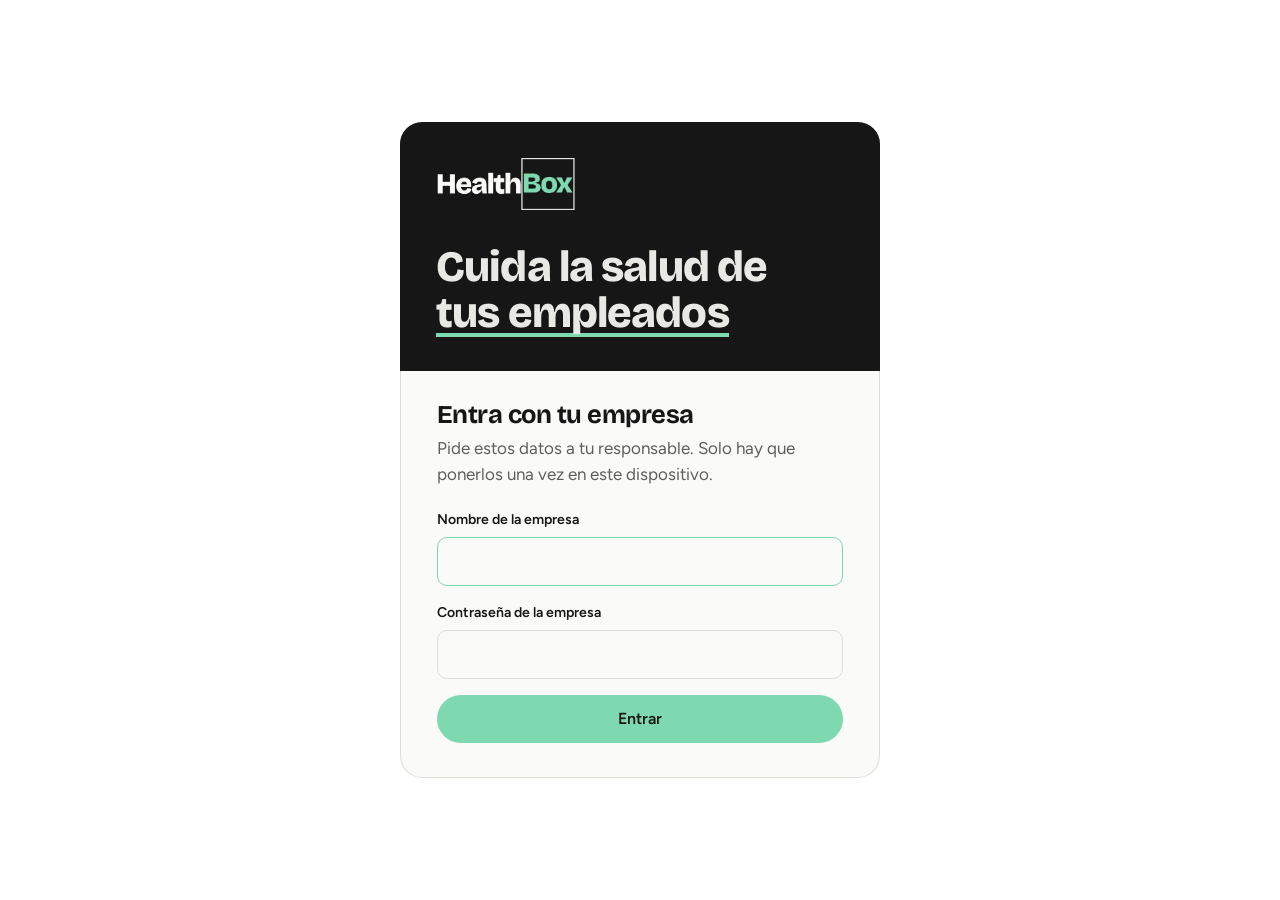
<file: index.html>
<!doctype html>
<html lang="es">
<head>
  <meta charset="utf-8">
  <meta name="viewport" content="width=device-width, initial-scale=1, viewport-fit=cover">
  <title>HealthBox</title>
  <meta name="description" content="Pausas activas de 5 minutos con estiramientos guiados en tu empresa.">
  <meta name="theme-color" content="#FAFAF8">
  <link rel="manifest" href="manifest.webmanifest">
  <link rel="icon" href="favicon.ico" sizes="48x48">
  <link rel="icon" type="image/png" sizes="32x32" href="icons/favicon-32.png">
  <link rel="icon" type="image/png" sizes="16x16" href="icons/favicon-16.png">
  <link rel="apple-touch-icon" href="icons/apple-touch-icon.png">
  <meta name="apple-mobile-web-app-capable" content="yes">
  <meta name="mobile-web-app-capable" content="yes">
  <meta name="apple-mobile-web-app-status-bar-style" content="default">
  <meta name="apple-mobile-web-app-title" content="HealthBox">
  <link rel="preconnect" href="https://fonts.googleapis.com">
  <link rel="preconnect" href="https://fonts.gstatic.com" crossorigin>
  <link rel="stylesheet" href="https://fonts.googleapis.com/css2?family=Bricolage+Grotesque:opsz,wght@12..96,500;12..96,700;12..96,800&family=Figtree:wght@400;500;600&family=JetBrains+Mono:wght@500&display=swap">
  <link rel="stylesheet" href="css/styles.css">
</head>
<body>
  <div id="demo-banner" class="demo-banner" hidden>
    Modo demostración: los datos se guardan solo en este navegador. Empresa <b>Demo</b>, usuario <b>ana</b>, contraseñas <b>demo123</b>.
  </div>

  <!-- 1. Acceso de empresa -->
  <section id="screen-company" class="gate" hidden>
    <header class="gate-hero dark">
      <div class="inner">
        <img class="brand-logo" src="images/letra_clara.png" width="1650" height="612" alt="HealthBox">
        <h1>Cuida la salud de <em class="mark">tus empleados</em></h1>
      </div>
    </header>
    <div class="gate-body">
      <h2>Entra con tu empresa</h2>
      <p class="lead">Pide estos datos a tu responsable. Solo hay que ponerlos una vez en este dispositivo.</p>
      <form id="form-company" novalidate>
        <p class="form-error" role="alert" hidden></p>
        <label class="field"><span>Nombre de la empresa</span>
          <input class="input" name="name" autocomplete="organization" autocapitalize="words" required>
        </label>
        <label class="field"><span>Contraseña de la empresa</span>
          <input class="input" name="password" type="password" autocomplete="current-password" required>
        </label>
        <button class="btn block" type="submit">Entrar</button>
      </form>
    </div>
  </section>

  <!-- 2. Acceso de usuario -->
  <section id="screen-user" class="gate" hidden>
    <header class="gate-hero dark">
      <div class="inner">
        <div class="brand-pair">
          <img class="brand-logo" src="images/letra_clara.png" width="1650" height="612" alt="HealthBox">
          <span class="co-logo" id="user-company-logo" hidden><img alt=""></span>
          <span class="co-name" id="user-company-name" hidden></span>
        </div>
        <p class="eyebrow">Pausas activas</p>
        <h1>Relájate y disfruta <em class="mark">esta pausa</em>.</h1>
      </div>
    </header>
    <div class="gate-body">
      <h2>¿Quién eres?</h2>
      <p class="lead">Entra con tu usuario para empezar tu pausa.</p>
      <form id="form-user" novalidate>
        <p class="form-error" role="alert" hidden></p>
        <label class="field"><span>Usuario</span>
          <input class="input" name="username" autocomplete="username" autocapitalize="none" spellcheck="false" required>
        </label>
        <label class="field"><span>Contraseña</span>
          <input class="input" name="password" type="password" autocomplete="current-password" required>
        </label>
        <button class="btn block" type="submit">Empezar</button>
      </form>
      <div class="gate-foot">
        <button class="linkbtn" type="button" id="btn-change-company">Cambiar de empresa</button>
      </div>
    </div>
  </section>

  <!-- 3. Lista de vídeos -->
  <section id="screen-home" hidden>
    <header class="topbar">
      <img class="brand-logo" src="images/letra_oscura.png" width="1652" height="613" alt="HealthBox">
      <div class="who-wrap">
        <div class="who"><strong id="home-user"></strong><span id="home-company"></span></div>
        <span class="co-logo small" id="home-company-logo" hidden><img alt=""></span>
      </div>
    </header>
    <main class="wrap">
      <div class="hello">
        <h1 id="home-hello"></h1>
        <p class="progress-line">Elige un vídeo para empezar.</p>
      </div>
      <div class="chips" id="chips" role="group" aria-label="Filtrar por tipo de ejercicio"></div>
      <ul class="videos" id="video-list" aria-live="polite"></ul>
      <div id="install-tip" class="install-tip" hidden></div>
      <div class="gate-foot">
        <button class="linkbtn" type="button" id="btn-logout">Cerrar sesión</button>
      </div>
    </main>
  </section>

  <!-- 4. Reproductor -->
  <section id="player" class="player" hidden role="dialog" aria-modal="true" aria-labelledby="player-title">
    <div class="player-bar">
      <button class="linkbtn" type="button" id="btn-close-player">
        <svg width="20" height="20" viewBox="0 0 24 24" aria-hidden="true"><path d="M15 5l-7 7 7 7" fill="none" stroke="currentColor" stroke-width="2.5" stroke-linecap="round" stroke-linejoin="round"/></svg>
        Volver a la lista
      </button>
    </div>
    <div class="stage" id="stage"></div>
    <div class="player-info">
      <h2 id="player-title"></h2>
      <p id="player-desc"></p>
      <div class="watch-meter">
        <span id="watch-text">Míralo hasta el final para que cuente.</span>
        <div class="progress-bar" aria-hidden="true"><i id="watch-bar" style="width:0"></i></div>
      </div>
      <div id="done-card" class="done-card" hidden>
        <svg viewBox="0 0 44 44" aria-hidden="true"><circle cx="22" cy="22" r="22" fill="currentColor"/><path d="M13 22.5l6 6 12-13" fill="none" stroke="#161616" stroke-width="4" stroke-linecap="round" stroke-linejoin="round"/></svg>
        <div><strong>Vídeo completado</strong><span id="done-text">Queda registrado.</span></div>
      </div>
    </div>
  </section>

  <script src="js/config.js"></script>
  <script src="js/common.js"></script>
  <script src="js/api.js"></script>
  <script src="js/app.js"></script>
</body>
</html>
</file>
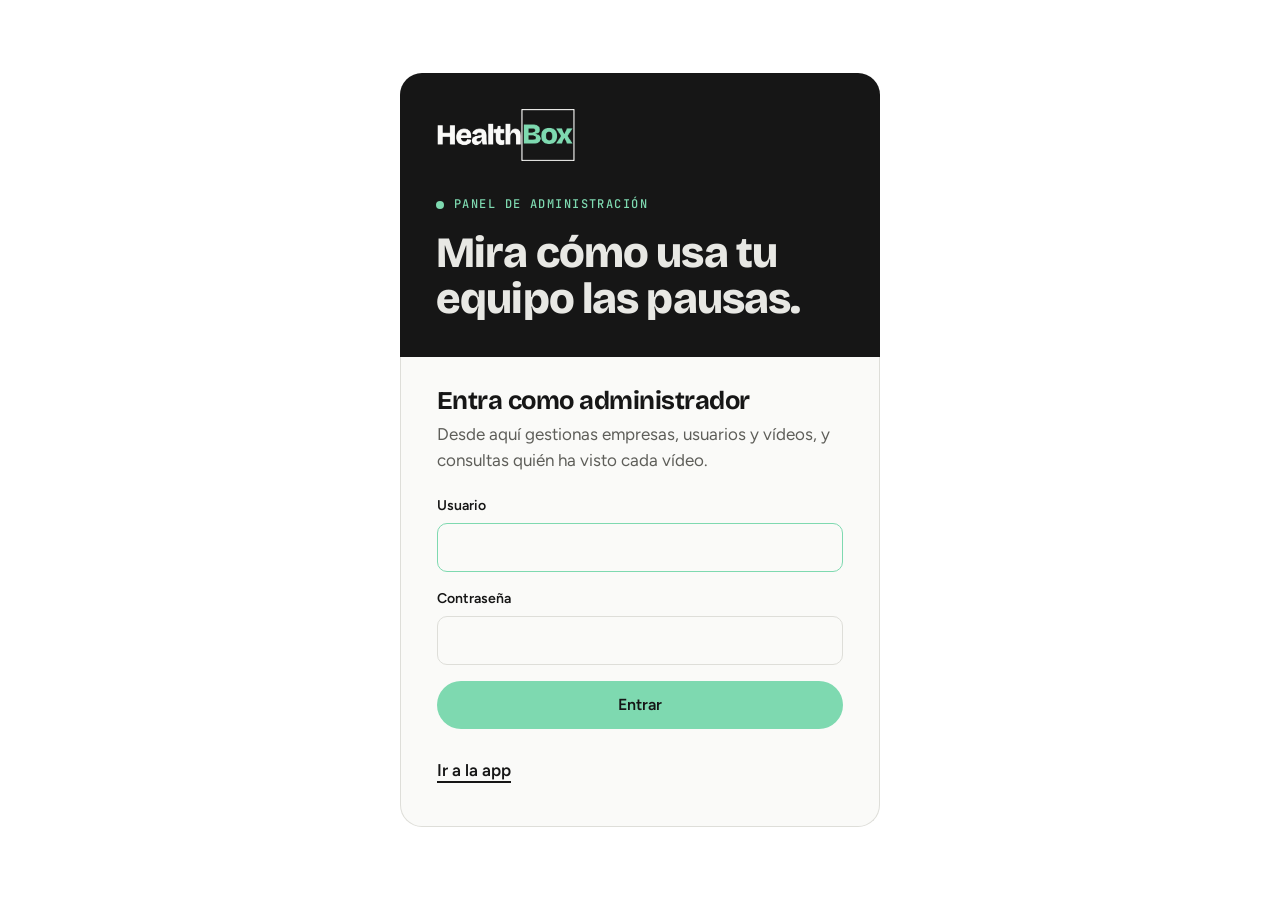
<file: admin.html>
<!doctype html>
<html lang="es">
<head>
  <meta charset="utf-8">
  <meta name="viewport" content="width=device-width, initial-scale=1, viewport-fit=cover">
  <title>HealthBox · Administración</title>
  <meta name="robots" content="noindex">
  <meta name="theme-color" content="#FAFAF8">
  <link rel="manifest" href="admin.webmanifest">
  <link rel="icon" href="favicon.ico" sizes="48x48">
  <link rel="icon" type="image/png" sizes="32x32" href="icons/favicon-32.png">
  <link rel="icon" type="image/png" sizes="16x16" href="icons/favicon-16.png">
  <link rel="apple-touch-icon" href="icons/admin-apple-touch-icon.png">
  <meta name="apple-mobile-web-app-title" content="HB admin">
  <link rel="preconnect" href="https://fonts.googleapis.com">
  <link rel="preconnect" href="https://fonts.gstatic.com" crossorigin>
  <link rel="stylesheet" href="https://fonts.googleapis.com/css2?family=Bricolage+Grotesque:opsz,wght@12..96,500;12..96,700;12..96,800&family=Figtree:wght@400;500;600&family=JetBrains+Mono:wght@500&display=swap">
  <link rel="stylesheet" href="css/styles.css">
</head>
<body class="admin">
  <div id="demo-banner" class="demo-banner" hidden>
    Modo demostración: los datos se guardan solo en este navegador. Administración: usuario <b>admin</b>, contraseña <b>admin123</b>.
  </div>

  <!-- Acceso -->
  <section id="screen-login" class="gate" hidden>
    <header class="gate-hero dark">
      <div class="inner">
        <img class="brand-logo" src="images/letra_clara.png" width="1650" height="612" alt="HealthBox">
        <p class="eyebrow">Panel de administración</p>
        <h1>Mira cómo usa tu equipo las pausas.</h1>
      </div>
    </header>
    <div class="gate-body">
      <h2>Entra como administrador</h2>
      <p class="lead">Desde aquí gestionas empresas, usuarios y vídeos, y consultas quién ha visto cada vídeo.</p>
      <form id="form-login" novalidate>
        <p class="form-error" role="alert" hidden></p>
        <label class="field"><span>Usuario</span>
          <input class="input" name="username" autocomplete="username" autocapitalize="none" spellcheck="false" required>
        </label>
        <label class="field"><span>Contraseña</span>
          <input class="input" name="password" type="password" autocomplete="current-password" required>
        </label>
        <button class="btn block" type="submit">Entrar</button>
      </form>
      <div class="gate-foot"><a class="linkbtn" href="./">Ir a la app</a></div>
    </div>
  </section>

  <!-- Panel -->
  <section id="screen-admin" hidden>
    <header class="topbar">
      <p class="logo-row"><img class="brand-logo" src="images/letra_oscura.png" width="1652" height="613" alt="HealthBox"><span class="tag">Administración</span></p>
      <button class="btn small quiet" type="button" id="btn-logout">Cerrar sesión</button>
    </header>
    <main class="admin-wrap">
      <div class="stats" id="stats"></div>
      <nav class="tabs" role="tablist">
        <button class="tab" role="tab" data-tab="views" aria-selected="true">Registro</button>
        <button class="tab" role="tab" data-tab="companies" aria-selected="false">Empresas y usuarios</button>
        <button class="tab" role="tab" data-tab="videos" aria-selected="false">Vídeos</button>
        <button class="tab" role="tab" data-tab="account" aria-selected="false">Mi cuenta</button>
      </nav>

      <!-- Registro -->
      <div id="tab-views" role="tabpanel">
        <div class="panel">
          <div class="filters">
            <label class="field"><span>Empresa</span><select class="input" id="f-company"></select></label>
            <label class="field"><span>Usuario</span><select class="input" id="f-user"></select></label>
            <label class="field"><span>Vídeo</span><select class="input" id="f-video"></select></label>
            <label class="field"><span>Desde</span><input class="input" type="date" id="f-from"></label>
            <label class="field"><span>Hasta</span><input class="input" type="date" id="f-to"></label>
          </div>
        </div>
        <div class="panel">
          <div class="panel-head">
            <h2 id="views-title">Visualizaciones completas</h2>
            <div class="row-actions">
              <button class="btn small quiet" type="button" id="btn-group" aria-pressed="false">Ver resumen por persona</button>
              <button class="btn small" type="button" id="btn-csv">Descargar Excel (CSV)</button>
            </div>
          </div>
          <div class="table-scroll" id="views-table"></div>
        </div>
      </div>

      <!-- Empresas y usuarios -->
      <div id="tab-companies" role="tabpanel" hidden>
        <div class="two-col">
          <div class="panel">
            <div class="panel-head"><h2>Empresas</h2><button class="btn small" type="button" id="btn-new-company">Nueva empresa</button></div>
            <ul class="list-select" id="company-list"></ul>
          </div>
          <div class="panel" id="company-detail"></div>
        </div>
      </div>

      <!-- Vídeos -->
      <div id="tab-videos" role="tabpanel" hidden>
        <div class="panel">
          <div class="panel-head"><h2>Vídeos</h2><button class="btn small" type="button" id="btn-new-video">Añadir vídeo</button></div>
          <p class="muted" style="margin-top:0">Se muestran a los empleados en este orden. Puedes usar enlaces de YouTube, de Vimeo o de archivos de vídeo (.mp4).</p>
          <div class="table-scroll" id="video-table"></div>
        </div>
      </div>

      <!-- Cuenta -->
      <div id="tab-account" role="tabpanel" hidden>
        <div class="panel" style="max-width:520px">
          <h2>Cambiar mi contraseña</h2>
          <form id="form-password" novalidate>
            <p class="form-error" role="alert" hidden></p>
            <label class="field"><span>Contraseña actual</span><input class="input" type="password" name="old" autocomplete="current-password"></label>
            <label class="field"><span>Contraseña nueva</span><input class="input" type="password" name="new" autocomplete="new-password" minlength="6"><small>Al menos 6 caracteres.</small></label>
            <button class="btn" type="submit">Cambiar contraseña</button>
          </form>
        </div>
      </div>
    </main>
  </section>

  <!-- Diálogos -->
  <dialog id="dlg-company">
    <form method="dialog" novalidate>
      <h2></h2>
      <p class="form-error" role="alert" hidden></p>
      <label class="field"><span>Nombre de la empresa</span><input class="input" name="name" required></label>
      <label class="field"><span>Contraseña de la empresa</span><input class="input" name="password" autocomplete="new-password"><small></small></label>
      <div class="field">
        <span>Logo de la empresa</span>
        <div class="logo-picker">
          <span class="co-logo" id="logo-preview" hidden><img alt="Vista previa del logo"></span>
          <p class="logo-empty muted" id="logo-empty">Sin logo</p>
          <div class="row-actions">
            <label class="btn small quiet" for="logo-file" id="logo-pick-label">Subir imagen</label>
            <input type="file" id="logo-file" accept="image/png,image/jpeg,image/webp,image/svg+xml" class="sr-only">
            <button type="button" class="btn small danger" id="logo-remove" hidden>Quitar logo</button>
          </div>
        </div>
        <small>PNG, JPG o SVG. Mejor con fondo transparente o blanco. Se ajusta de tamaño automáticamente.</small>
        <input type="hidden" name="logo">
      </div>
      <label class="check"><input type="checkbox" name="active" checked> Activa (sus usuarios pueden entrar)</label>
      <div class="dialog-actions">
        <button class="btn quiet" value="cancel" formnovalidate type="submit">Cancelar</button>
        <button class="btn" value="save" type="submit">Guardar</button>
      </div>
    </form>
  </dialog>

  <dialog id="dlg-user">
    <form method="dialog" novalidate>
      <h2></h2>
      <p class="form-error" role="alert" hidden></p>
      <label class="field"><span>Usuario</span><input class="input" name="username" autocapitalize="none" spellcheck="false" required><small>Con esto entra el empleado. No distingue mayúsculas.</small></label>
      <label class="field"><span>Nombre para mostrar</span><input class="input" name="display_name" placeholder="Opcional, p. ej. Ana López"></label>
      <label class="field"><span>Contraseña</span><input class="input" name="password" autocomplete="new-password"><small></small></label>
      <label class="check"><input type="checkbox" name="active" checked> Activo (puede entrar)</label>
      <div class="dialog-actions">
        <button class="btn quiet" value="cancel" formnovalidate type="submit">Cancelar</button>
        <button class="btn" value="save" type="submit">Guardar</button>
      </div>
    </form>
  </dialog>

  <dialog id="dlg-video">
    <form method="dialog" novalidate>
      <h2></h2>
      <p class="form-error" role="alert" hidden></p>
      <label class="field"><span>Título</span><input class="input" name="title" required></label>
      <label class="field"><span>Enlace del vídeo</span><input class="input" name="url" type="url" placeholder="https://www.youtube.com/watch?v=…" required>
        <small>Enlace de YouTube, de Vimeo o de un archivo .mp4. Valen vídeos ocultos o privados con enlace.</small></label>
      <label class="field"><span>Tipo de ejercicio</span><input class="input" name="category" list="cat-options" placeholder="p. ej. Estiramientos"></label>
      <datalist id="cat-options"></datalist>
      <label class="field"><span>Descripción</span><textarea class="input" name="description" placeholder="Opcional"></textarea></label>
      <label class="field"><span>Orden</span><input class="input" name="sort_order" type="number" step="1" value="100"><small>Los números más bajos salen primero.</small></label>
      <label class="check"><input type="checkbox" name="active" checked> Visible para los empleados</label>
      <div class="dialog-actions">
        <button class="btn quiet" value="cancel" formnovalidate type="submit">Cancelar</button>
        <button class="btn" value="save" type="submit">Guardar</button>
      </div>
    </form>
  </dialog>

  <script src="js/config.js"></script>
  <script src="js/common.js"></script>
  <script src="js/api.js"></script>
  <script src="js/admin.js"></script>
</body>
</html>
</file>
<file: css/styles.css>
/* HealthBox · app y panel
   Misma paleta que la web (healthbox): base clara piedra con texto Noche,
   Noche/Medianoche solo en momentos puntuales (.dark) y Menta (--ambar) en pequeñas dosis. */
:root {
  --noche: #161616;            /* casi negro */
  --medianoche: #242422;       /* superficie sobre oscuro */
  --bruma: #A8A8A2;            /* gris medio para leerse sobre negro */
  --claro: #E8E8E4;            /* gris piedra */
  --ambar: #7ED9B0;            /* Menta (se mantiene el nombre, igual que en la web) */

  --bg: #FAFAF8;
  --surface: var(--claro);
  --fg: var(--noche);
  --muted: #5E5E59;
  --line: #DEDED9;
  --surface-hover: #DEDED9;
  --card: var(--bg);           /* tarjetas del panel sobre fondo piedra */
  --turf: var(--ambar);
  --turf-ink: var(--noche);
  --turf-soft: #DCF4E9;        /* menta muy rebajada */
  --shadow: 22, 22, 22;
  --danger: #b4232f;
  --danger-soft: #fde8ea;

  --display: "Bricolage Grotesque", "Segoe UI", system-ui, sans-serif;
  --body: "Figtree", "Segoe UI", system-ui, sans-serif;
  --mono: "JetBrains Mono", ui-monospace, "SFMono-Regular", Menlo, monospace;
  --radius-lg: 22px;
  --radius: 14px;
  --radius-sm: 10px;
  color-scheme: light;
}
.dark {
  --bg: var(--noche); --surface: var(--medianoche); --fg: var(--claro); --muted: var(--bruma); --line: #34342F;
  --turf-soft: #1E3A2E;
  color-scheme: dark; background: var(--bg); color: var(--fg);
}

* { box-sizing: border-box; }
html { -webkit-text-size-adjust: 100%; }
body {
  margin: 0; background: var(--bg); color: var(--fg);
  font-family: var(--body); font-size: 17px; line-height: 1.55;
  min-height: 100dvh; -webkit-font-smoothing: antialiased;
}
button, input, select, textarea { font: inherit; color: inherit; }
a { color: inherit; }
[hidden] { display: none !important; }
:focus-visible { outline: 3px solid var(--turf); outline-offset: 3px; border-radius: 6px; }
h1, h2, h3 { font-family: var(--display); line-height: 1.08; letter-spacing: -0.02em; text-wrap: balance; }

/* ---------- Marca ---------- */
.logo {
  display: inline-flex; align-items: center; margin: 0;
  font-family: var(--display); font-weight: 700; font-size: 1.15rem; letter-spacing: -0.01em; white-space: nowrap;
}
.logo::before { content: ""; width: 10px; height: 10px; border-radius: 50%; background: var(--ambar); margin-right: 9px; flex: none; }
/* Logos: letra_clara.png sobre fondos oscuros, letra_oscura.png sobre fondos claros (los mismos de la web). */
.brand-logo { display: block; height: 34px; width: auto; max-width: 100%; }
.gate-hero .brand-logo { height: 52px; margin-bottom: 18px; justify-self: start; }
.logo-row { display: flex; align-items: center; gap: 12px; margin: 0; }
.logo-row .tag { font-weight: 500; font-size: 0.9rem; color: var(--muted); white-space: nowrap; }
.logo .tag { font-family: var(--body); font-weight: 500; font-size: 0.9rem; color: var(--muted); margin-left: 10px; letter-spacing: 0; }
.eyebrow {
  font-family: var(--mono); font-size: 0.75rem; text-transform: uppercase; letter-spacing: 0.12em;
  color: var(--muted); font-weight: 500; margin: 0;
  display: inline-flex; align-items: center; gap: 10px;
}
.eyebrow::before { content: ""; width: 8px; height: 8px; border-radius: 50%; background: var(--ambar); flex: none; }
.dark .eyebrow { color: var(--ambar); }
em.mark { font-style: normal; background: linear-gradient(transparent 88%, var(--ambar) 88%, var(--ambar) 96%, transparent 96%); }

/* ---------- Pantallas de acceso ---------- */
.gate { min-height: 100dvh; display: flex; flex-direction: column; }
.gate-hero {
  padding: max(22px, env(safe-area-inset-top)) 20px 36px;
  display: grid; gap: 18px;
}
.gate-hero .inner { width: 100%; max-width: 460px; margin: 0 auto; display: grid; gap: 16px; }
.gate-hero .logo { margin-bottom: 18px; }
.gate-hero h1 { margin: 0; font-size: clamp(2rem, 9vw, 2.7rem); font-weight: 800; overflow-wrap: anywhere; }
/* Acceso de usuario: logo de HealthBox a la izquierda y el de la empresa (o su nombre) a la derecha. */
.brand-pair { display: flex; align-items: center; justify-content: space-between; gap: 16px; margin-bottom: 18px; min-width: 0; }
.gate-hero .brand-pair .brand-logo { margin-bottom: 0; flex: 0 1 auto; min-width: 0; }
.brand-pair .co-logo { flex: none; padding: 7px 10px; border-radius: 10px; }
.brand-pair .co-logo img { max-height: 40px; max-width: 120px; }
.co-name {
  font-family: var(--display); font-weight: 700; font-size: 1.15rem; line-height: 1.15; letter-spacing: -0.01em;
  text-align: right; color: var(--fg); max-width: 45%; overflow-wrap: anywhere;
}
.gate-body {
  flex: 1; width: 100%; max-width: 460px; margin: 0 auto;
  padding: 30px 20px max(28px, env(safe-area-inset-bottom));
}
.gate-body h2 { font-size: 1.6rem; font-weight: 700; margin: 0 0 6px; }
.gate-body .lead { color: var(--muted); margin: 0 0 22px; }

/* Escritorio: las pantallas de acceso (empresa, usuario y administración) van en una tarjeta
   centrada sobre fondo blanco. En móvil se mantienen a pantalla completa. */
@media (min-width: 760px) {
  .gate {
    display: grid; grid-template-columns: min(480px, 100%);
    justify-content: center; align-content: center;
    padding: 48px 24px; background: #fff;
    filter: drop-shadow(0 24px 48px rgba(var(--shadow), .14));
  }
  .gate-hero { padding: 36px 36px 34px; border-radius: 22px 22px 0 0; }
  .gate-hero .inner { max-width: none; }
  .gate-body {
    flex: none; max-width: none; margin: 0; padding: 30px 36px 34px;
    background: var(--bg); border: 1px solid var(--line); border-top: 0; border-radius: 0 0 22px 22px;
  }
  body .demo-banner + .gate .gate-hero { padding-top: 36px; }
}

/* ---------- Formularios ---------- */
.field { display: grid; gap: 6px; margin-bottom: 16px; }
.field > span { font-weight: 600; font-size: 0.88rem; }
.field small { color: var(--muted); font-size: 0.82rem; }
.input, select.input, textarea.input {
  width: 100%; min-height: 48px; padding: 11px 12px;
  border: 1.5px solid var(--line); border-radius: var(--radius-sm);
  background: var(--bg); font-size: 1rem;
}
textarea.input { min-height: 90px; resize: vertical; }
.input:focus { outline: none; border-color: var(--turf); }
.check { display: flex; align-items: center; gap: 10px; font-weight: 600; font-size: 0.95rem; margin-bottom: 16px; }
.check input { width: 20px; height: 20px; accent-color: var(--ambar); }
.form-error {
  background: var(--danger-soft); color: var(--danger); border-radius: var(--radius-sm);
  padding: 11px 14px; font-size: 0.95rem; font-weight: 600; margin: 0 0 16px;
}

/* ---------- Botones ---------- */
.btn {
  display: inline-flex; align-items: center; justify-content: center; gap: 8px;
  min-height: 48px; padding: 12px 22px;
  background: var(--turf); color: var(--turf-ink); text-decoration: none;
  font-family: var(--body); font-weight: 600; font-size: 1rem;
  border: 0; border-radius: 999px; cursor: pointer;
  transition: transform .15s ease, filter .15s ease;
}
.btn:hover { filter: brightness(1.08); transform: translateY(-1px); }
.btn:active { transform: translateY(0); }
.btn[disabled] { opacity: .6; cursor: progress; transform: none; }
.btn.block { width: 100%; }
.btn.small { min-height: 38px; padding: 8px 16px; font-size: 0.92rem; }
.btn.quiet { background: transparent; color: var(--fg); box-shadow: inset 0 0 0 1.5px var(--line); }
.btn.quiet:hover { filter: none; box-shadow: inset 0 0 0 1.5px var(--fg); }
.btn.danger { background: transparent; color: var(--danger); box-shadow: inset 0 0 0 1.5px currentColor; }
.btn.danger:hover { filter: none; background: var(--danger-soft); }
.linkbtn {
  background: none; border: 0; padding: 8px 0; color: var(--fg); font-weight: 600; cursor: pointer;
  text-decoration: underline; text-underline-offset: 5px; text-decoration-thickness: 1.5px;
}
.linkbtn:hover { text-decoration-color: var(--ambar); }
.gate-foot { margin-top: 20px; display: flex; justify-content: space-between; flex-wrap: wrap; gap: 8px; }

/* ---------- Aviso modo demo ---------- */
.demo-banner {
  background: var(--turf-soft); color: var(--noche); font-size: 0.88rem; padding: 8px 16px; text-align: center;
  padding-top: max(8px, env(safe-area-inset-top));
}
.demo-banner + .gate .gate-hero { padding-top: 22px; }

/* ---------- App: cabecera ---------- */
.topbar {
  position: sticky; top: 0; z-index: 5;
  display: flex; align-items: center; justify-content: space-between; gap: 12px;
  padding: max(14px, env(safe-area-inset-top)) 20px 14px;
  background: color-mix(in srgb, var(--bg) 88%, transparent);
  backdrop-filter: blur(10px); -webkit-backdrop-filter: blur(10px);
  border-bottom: 1px solid var(--line);
}
.who-wrap { display: flex; align-items: center; gap: 12px; min-width: 0; }
/* Logo de la empresa cliente: siempre sobre blanco, que es para lo que suelen estar diseñados. */
.co-logo {
  display: inline-flex; align-items: center; justify-content: center; justify-self: start;
  background: #fff; border-radius: 12px; padding: 10px 14px; box-shadow: inset 0 0 0 1px var(--line);
}
.co-logo img { display: block; max-height: 56px; max-width: 200px; width: auto; height: auto; object-fit: contain; }
.co-logo.small { padding: 5px 8px; border-radius: 9px; flex: none; }
.co-logo.small img { max-height: 30px; max-width: 96px; }
.dark .co-logo { box-shadow: none; }
.topbar .who { text-align: right; font-size: 0.82rem; color: var(--muted); line-height: 1.3; min-width: 0; }
.topbar .who strong { color: var(--fg); display: block; font-size: 0.95rem; overflow: hidden; text-overflow: ellipsis; white-space: nowrap; }

.wrap { max-width: 640px; margin: 0 auto; padding: 28px 20px max(40px, env(safe-area-inset-bottom)); }

.hello h1 { font-size: clamp(2rem, 8vw, 2.6rem); font-weight: 800; margin: 0; }
.progress-line { margin: 8px 0 0; color: var(--muted); font-size: 1.05rem; }
.progress-bar { height: 5px; border-radius: 99px; background: var(--line); overflow: hidden; }
.progress-bar > i { display: block; height: 100%; background: var(--ambar); border-radius: inherit; transition: width .4s ease; }

.chips { display: flex; gap: 8px; overflow-x: auto; padding: 22px 20px 4px; margin: 0 -20px; scrollbar-width: none; }
.chips::-webkit-scrollbar { display: none; }
.chip {
  flex: 0 0 auto; min-height: 38px; padding: 0 16px; border-radius: 99px;
  border: 0; box-shadow: inset 0 0 0 1.5px var(--line); background: var(--bg);
  font-weight: 600; font-size: 0.9rem; cursor: pointer;
}
.chip:hover { box-shadow: inset 0 0 0 1.5px var(--fg); }
.chip[aria-pressed="true"] { background: var(--turf); color: var(--turf-ink); box-shadow: none; }

/* ---------- Lista de vídeos ---------- */
.videos { list-style: none; margin: 16px 0 0; padding: 0; display: grid; gap: 10px; }
.video-item {
  display: grid; grid-template-columns: 104px 1fr; gap: 14px; align-items: center;
  width: 100%; text-align: left; padding: 12px; border: 0; cursor: pointer;
  background: var(--surface); border-radius: var(--radius);
  transition: background .15s ease;
}
.video-item:hover { background: var(--surface-hover); }
.thumb {
  position: relative; aspect-ratio: 16 / 11; border-radius: var(--radius-sm); overflow: hidden;
  background: var(--turf-soft); color: var(--noche); display: grid; place-items: center;
}
.thumb img, .thumb video { position: absolute; inset: 0; width: 100%; height: 100%; object-fit: cover; }
.thumb .play {
  position: relative; width: 34px; height: 34px; border-radius: 50%; background: var(--ambar);
  display: grid; place-items: center; box-shadow: 0 4px 12px rgba(var(--shadow), .25);
}
.thumb .play::after { content: ""; margin-left: 3px; border-left: 11px solid var(--noche); border-top: 7px solid transparent; border-bottom: 7px solid transparent; }
.video-item .meta { min-width: 0; display: grid; gap: 2px; }
.video-item .cat { font-family: var(--mono); font-size: 0.7rem; text-transform: uppercase; letter-spacing: 0.1em; color: var(--muted); }
.video-item h3 { margin: 0; font-size: 1.05rem; font-weight: 700; line-height: 1.25; letter-spacing: -0.01em; }
.video-item .desc { display: -webkit-box; -webkit-line-clamp: 2; -webkit-box-orient: vertical; overflow: hidden; font-size: 0.88rem; color: var(--muted); line-height: 1.4; }

.empty { text-align: center; color: var(--muted); padding: 40px 12px; list-style: none; }
.empty strong { display: block; color: var(--fg); font-family: var(--display); font-size: 1.2rem; margin-bottom: 4px; }

/* ---------- Reproductor ---------- */
.player {
  position: fixed; inset: 0; z-index: 20; background: var(--bg);
  display: flex; flex-direction: column; overflow-y: auto;
}
.player-bar { display: flex; align-items: center; gap: 8px; padding: max(10px, env(safe-area-inset-top)) 16px 10px; border-bottom: 1px solid var(--line); }
.player-bar .linkbtn { text-decoration: none; display: inline-flex; align-items: center; gap: 4px; font-size: 1rem; }
.stage { background: var(--noche); width: 100%; aspect-ratio: 16 / 9; max-height: 70dvh; position: relative; }
.stage video, .stage iframe, .stage > div { width: 100%; height: 100%; display: block; border: 0; }
.player-info { max-width: 640px; width: 100%; margin: 0 auto; padding: 22px 20px max(30px, env(safe-area-inset-bottom)); }
.player-info h2 { margin: 0 0 8px; font-size: 1.7rem; font-weight: 700; }
.player-info p { margin: 0 0 18px; color: var(--muted); }
.watch-meter { font-size: 0.9rem; color: var(--muted); font-weight: 500; }
.watch-meter .progress-bar { margin: 8px 0 4px; }
.done-card {
  margin-top: 20px; padding: 16px 18px; border-radius: var(--radius); background: var(--turf-soft);
  display: grid; grid-template-columns: 40px 1fr; gap: 14px; align-items: center;
}
.done-card svg { width: 40px; height: 40px; color: var(--ambar); }
.done-card strong { display: block; font-family: var(--display); font-size: 1.15rem; }
.done-card span { color: var(--muted); font-size: 0.95rem; }
@media (prefers-reduced-motion: no-preference) {
  .done-card { animation: pop .35s cubic-bezier(.2,1.4,.4,1) both; }
  @keyframes pop { from { transform: scale(.95); opacity: 0; } }
}

/* ---------- Instalar ---------- */
.install-tip {
  margin-top: 24px; padding: 16px 18px; border-radius: var(--radius); background: var(--turf-soft);
  font-size: 0.95rem; color: var(--muted);
}
.install-tip strong { color: var(--fg); }

/* ---------- Aviso flotante ---------- */
.toast {
  position: fixed; left: 50%; bottom: max(20px, env(safe-area-inset-bottom)); z-index: 50;
  transform: translate(-50%, 20px); opacity: 0; pointer-events: none;
  background: var(--noche); color: var(--claro); padding: 12px 18px; border-radius: 12px; font-weight: 500; font-size: 0.95rem;
  max-width: calc(100% - 32px); box-shadow: 0 14px 40px rgba(var(--shadow), .3);
  transition: opacity .2s ease, transform .2s ease;
}
.toast.show { opacity: 1; transform: translate(-50%, 0); }
.toast.ok::before { content: ""; display: inline-block; width: 8px; height: 8px; border-radius: 50%; background: var(--ambar); margin-right: 10px; vertical-align: 1px; }
.toast.error { background: var(--danger); color: #fff; }

/* ================= Panel de administración ================= */
body.admin { background: var(--surface); }
.admin .topbar { background: color-mix(in srgb, var(--bg) 90%, transparent); }
.admin-wrap { max-width: 1120px; margin: 0 auto; padding: 22px 20px 60px; }
.tabs { display: flex; gap: 4px; overflow-x: auto; border-bottom: 1px solid var(--line); margin-bottom: 22px; scrollbar-width: none; }
.tab {
  flex: 0 0 auto; padding: 12px 14px; border: 0; background: none; font-weight: 600; color: var(--muted); cursor: pointer;
  border-bottom: 3px solid transparent; margin-bottom: -1px;
}
.tab:hover { color: var(--fg); }
.tab[aria-selected="true"] { color: var(--fg); border-bottom-color: var(--ambar); }
.stats {
  display: grid; grid-template-columns: repeat(auto-fit, minmax(170px, 1fr));
  background: var(--card); border: 1px solid var(--line); border-radius: var(--radius); margin-bottom: 22px; overflow: hidden;
}
.stat { padding: 18px 20px; display: grid; gap: 2px; border-left: 1px solid var(--line); margin-left: -1px; }
.stat b { font-family: var(--display); font-size: 2rem; font-weight: 800; letter-spacing: -0.02em; line-height: 1.1; }
.stat span { color: var(--muted); font-size: 0.88rem; line-height: 1.35; }
.panel { background: var(--card); border: 1px solid var(--line); border-radius: var(--radius); padding: 20px; margin-bottom: 18px; }
.panel h2 { margin: 0 0 14px; font-size: 1.35rem; font-weight: 700; }
.panel-head { display: flex; justify-content: space-between; align-items: center; gap: 12px; flex-wrap: wrap; margin-bottom: 14px; }
.panel-head h2 { margin: 0; }
.filters { display: grid; grid-template-columns: repeat(auto-fit, minmax(170px, 1fr)); gap: 12px; align-items: end; }
.filters .field { margin: 0; }
.filters .input { min-height: 44px; font-size: 0.95rem; padding: 8px 10px; }
.table-scroll { overflow-x: auto; margin: 0 -20px; padding: 0 20px; }
table { width: 100%; border-collapse: collapse; font-size: 0.95rem; }
th {
  text-align: left; font-family: var(--mono); font-size: 0.7rem; text-transform: uppercase; letter-spacing: 0.1em;
  color: var(--muted); font-weight: 500; padding: 8px 10px; border-bottom: 2px solid var(--fg); white-space: nowrap;
}
td { padding: 11px 10px; border-bottom: 1px solid var(--line); vertical-align: middle; }
td.num, th.num { text-align: right; font-variant-numeric: tabular-nums; }
td .sub { display: block; color: var(--muted); font-size: 0.82rem; }
tr.off td { color: var(--muted); }
.row-actions { display: flex; gap: 6px; justify-content: flex-end; flex-wrap: wrap; }
.pill { font-size: 0.75rem; font-weight: 600; padding: 2px 9px; border-radius: 99px; background: var(--surface); color: var(--muted); white-space: nowrap; }
.pill.on { background: var(--turf-soft); color: var(--noche); }
.muted { color: var(--muted); }
.two-col { display: grid; grid-template-columns: minmax(0, 1fr); gap: 18px; }
@media (min-width: 900px) { .two-col { grid-template-columns: minmax(0, 5fr) minmax(0, 7fr); } }
.list-select { list-style: none; margin: 0; padding: 0; display: grid; gap: 4px; }
.list-select button {
  width: 100%; display: flex; justify-content: space-between; align-items: center; gap: 10px;
  padding: 12px 14px; border: 0; border-radius: var(--radius-sm); background: none; cursor: pointer; text-align: left;
}
.list-select button:hover { background: var(--surface); }
.list-select button[aria-current="true"] { background: var(--turf-soft); }

.list-select button { justify-content: flex-start; }
.logo-picker { display: flex; align-items: center; gap: 14px; flex-wrap: wrap; }
.logo-picker .row-actions { justify-content: flex-start; }
.logo-empty { margin: 0; font-size: 0.92rem; }
.sr-only { position: absolute; width: 1px; height: 1px; overflow: hidden; clip: rect(0 0 0 0); white-space: nowrap; }
.btn.quiet:focus-within { outline: 3px solid var(--turf); outline-offset: 3px; }

dialog {
  border: 0; border-radius: 18px; padding: 0; width: min(520px, calc(100% - 24px));
  background: var(--card); color: var(--fg); box-shadow: 0 30px 60px rgba(var(--shadow), .28);
}
dialog::backdrop { background: rgba(var(--shadow), .55); }
dialog form { padding: 26px; }
dialog h2 { margin: 0 0 18px; font-size: 1.5rem; font-weight: 700; }
.dialog-actions { display: flex; justify-content: flex-end; gap: 10px; margin-top: 8px; flex-wrap: wrap; }
</file>
